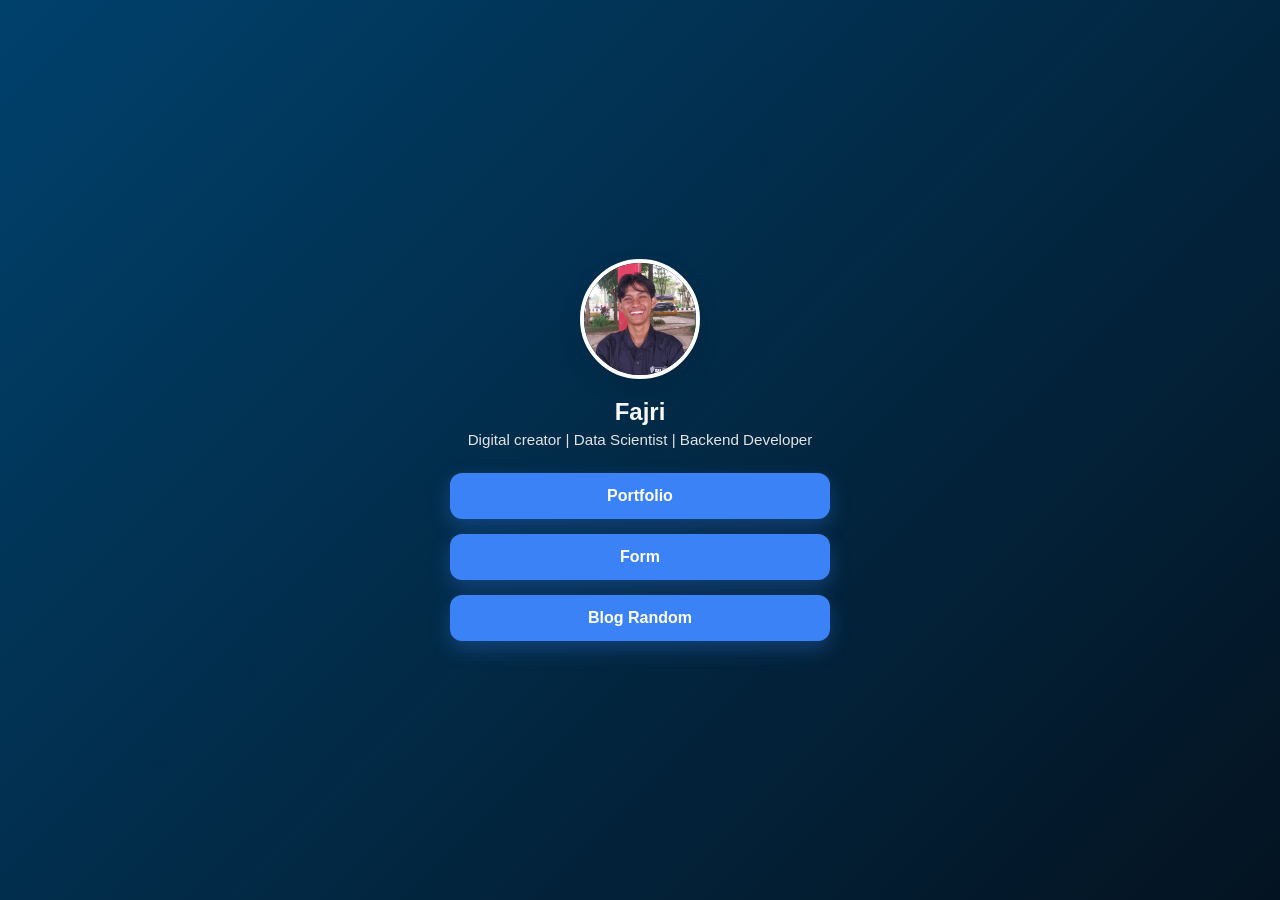
<file: index.html>
<!DOCTYPE html>
<html lang="en">
<head>
  <meta charset="UTF-8">
  <meta name="viewport" content="width=device-width, initial-scale=1.0">
  <title>My Links</title>
  <link rel="stylesheet" href="style.css">
</head>
<body>

  <div class="container">

    <!-- PROFILE SECTION -->
    <div class="profile">
      <img src="Portofolio/Fajri 12.jpg" alt="Profile Image">
      <h1>Fajri</h1>
      <p>Digital creator | Data Scientist | Backend Developer</p>
    </div>

    <!-- BUTTON SECTION -->
    <div class="links">
      <a href="Portofolio/" class="btn">Portfolio</a>
      <a href="Form Get/form.html" class="btn">Form</a>
      <a href="Blog/index.html" class="btn">Blog Random</a>
    </div>

  </div>

</body>
</html>
</file>
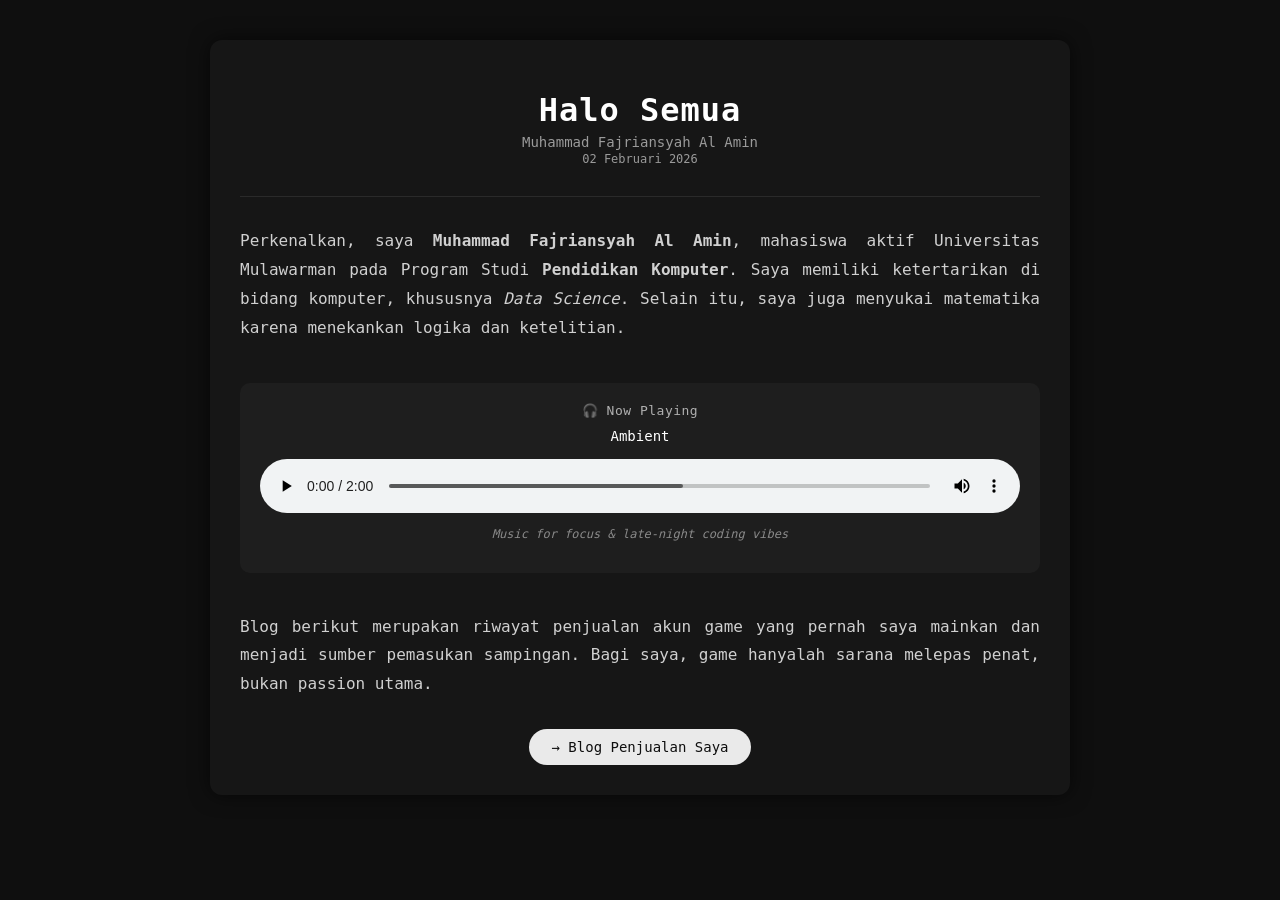
<file: Blog/index.html>
<!DOCTYPE html>
<html lang="id">
<head>
    <meta charset="UTF-8">
    <meta name="viewport" content="width=device-width, initial-scale=1.0">
    <title>My Profile</title>
</head>

<body style="
    background-color:#0f0f0f;
    color:#eaeaea;
    font-family: 'JetBrains Mono', monospace;
    margin:0;
    padding:0;
">

    <!-- Container -->
    <div style="
        max-width:800px;
        margin:40px auto;
        padding:30px;
        background-color:#161616;
        border-radius:12px;
        box-shadow:0 0 20px rgba(0,0,0,0.6);
    ">

        <h1 style="
            text-align:center;
            color:#ffffff;
            letter-spacing:1px;
            margin-bottom:5px;
        ">
            Halo Semua 
        </h1>

        <p style="
            text-align:center;
            color:#9a9a9a;
            font-size:14px;
            margin-top:0;
        ">
            Muhammad Fajriansyah Al Amin<br>
            <span style="font-size:12px;">02 Februari 2026</span>
        </p>

        <hr style="
            border:0;
            height:1px;
            background:#2a2a2a;
            margin:30px 0;
        ">

        <p style="
            line-height:1.8;
            color:#d0d0d0;
            text-align:justify;
        ">
            Perkenalkan, saya <strong>Muhammad Fajriansyah Al Amin</strong>, mahasiswa aktif
            Universitas Mulawarman pada Program Studi <strong>Pendidikan Komputer</strong>.
            Saya memiliki ketertarikan di bidang komputer, khususnya <em>Data Science</em>.
            Selain itu, saya juga menyukai matematika karena menekankan logika dan ketelitian.
        </p>

        <!-- Music Section -->
        <div style="
            margin:40px 0;
            padding:20px;
            background:#1e1e1e;
            border-radius:10px;
            text-align:center;
        ">
            <p style="
                margin:0 0 10px;
                color:#b0b0b0;
                font-size:13px;
                letter-spacing:0.5px;
            ">
                🎧 Now Playing
            </p>

            <p style="
                margin:0 0 15px;
                font-size:14px;
                color:#ffffff;
            ">
                Ambient 
            </p>

            <audio autoplay controls loop style="width:100%;">
                <source src="Asset/Ambient RE4.Mp3" type="audio/mpeg">
            </audio>

            <p style="
                margin-top:10px;
                font-size:12px;
                color:#8a8a8a;
                font-style:italic;
            ">
                Music for focus & late-night coding vibes
            </p>
        </div>

        <p style="
            line-height:1.8;
            color:#d0d0d0;
            text-align:justify;
        ">
            Blog berikut merupakan riwayat penjualan akun game yang pernah saya mainkan
            dan menjadi sumber pemasukan sampingan. Bagi saya, game hanyalah sarana
            melepas penat, bukan passion utama.
        </p>

        <div style="text-align:center; margin-top:30px;">
            <a href="blog.html" style="
                display:inline-block;
                color:#0f0f0f;
                background-color:#eaeaea;
                padding:10px 22px;
                border-radius:20px;
                text-decoration:none;
                font-size:14px;
                transition:0.3s;
            ">
                → Blog Penjualan Saya
            </a>
        </div>

    </div>

</body>
</html>
</file>
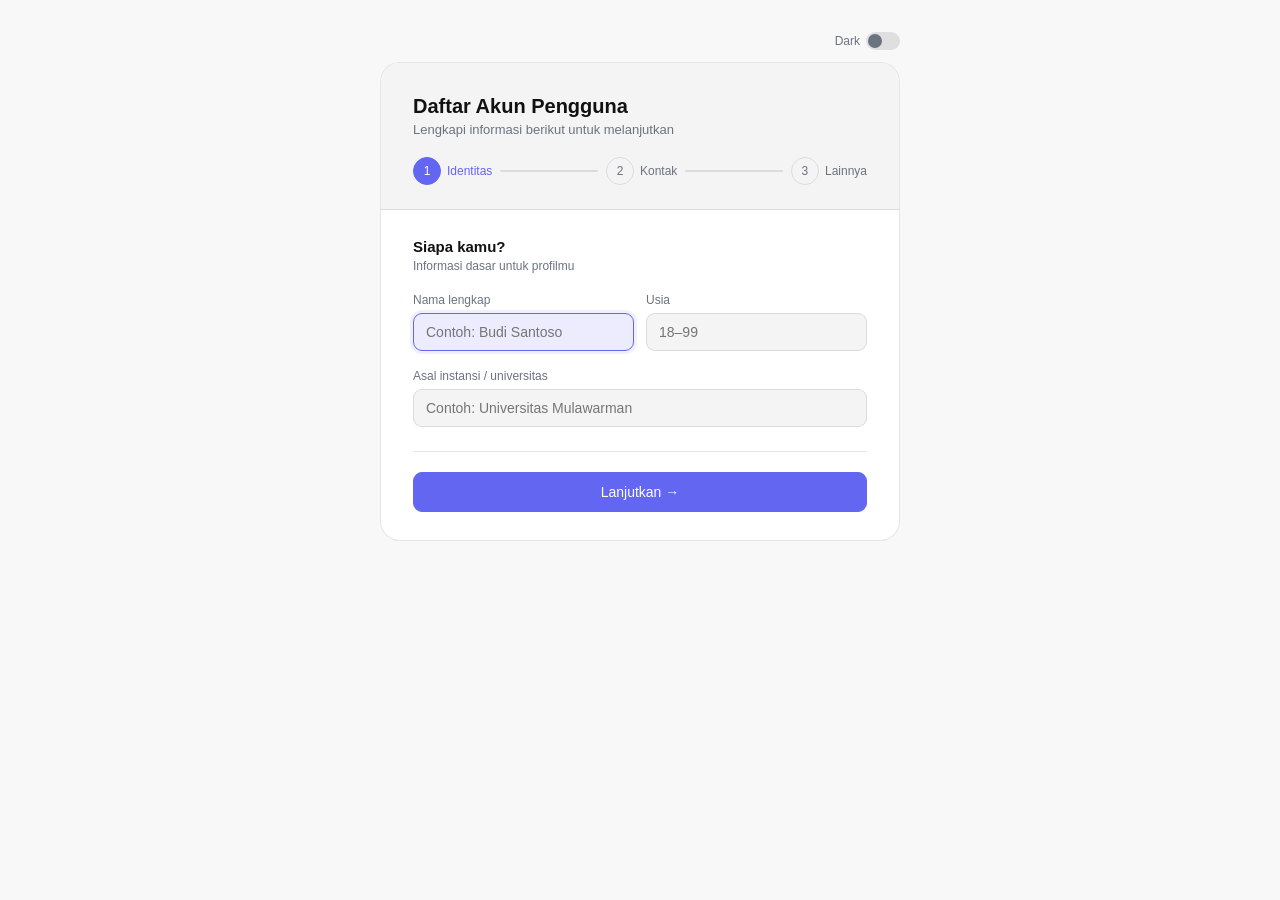
<file: Form Get/form.html>
<!DOCTYPE html>
<html lang="id">
<head>
  <meta charset="UTF-8">
  <meta name="viewport" content="width=device-width, initial-scale=1.0">
  <title>Form Pengguna</title>
  <link rel="stylesheet" href="form.css">
</head>
<body>

<div class="wrap">
 
  <div class="topbar">
    <div class="darkmode-toggle" id="dmToggle">
      <span>Dark</span>
      <div class="dm-track"><div class="dm-thumb"></div></div>
    </div>
  </div>


  <div class="card" id="mainCard">
    <div class="card-head">
      <h1>Daftar Akun Pengguna</h1>
      <p>Lengkapi informasi berikut untuk melanjutkan</p>
      <div class="progress-wrap" id="progressBar">
        <div class="prog-step" onclick="goToStep(0)">
          <div class="prog-dot active" id="d0">1</div>
          <span class="prog-label active" id="l0">Identitas</span>
        </div>
        <div class="prog-line" id="pl0"></div>
        <div class="prog-step" onclick="goToStep(1)">
          <div class="prog-dot" id="d1">2</div>
          <span class="prog-label" id="l1">Kontak</span>
        </div>
        <div class="prog-line" id="pl1"></div>
        <div class="prog-step" onclick="goToStep(2)">
          <div class="prog-dot" id="d2">3</div>
          <span class="prog-label" id="l2">Lainnya</span>
        </div>
      </div>
    </div>

    <div class="card-body">

      <div class="step active" id="step0">
        <div class="step-title">Siapa kamu?</div>
        <div class="step-sub">Informasi dasar untuk profilmu</div>

        <div class="field-row">
          <div class="field" id="f-nama">
            <label for="inp-nama">Nama lengkap</label>
            <input type="text" id="inp-nama" placeholder="Contoh: Budi Santoso"
                   autocomplete="name" autofocus>
            <div class="field-icon check"><!-- check SVG --></div>
            <div class="field-icon x"><!-- x SVG --></div>
            <div class="err-msg" id="e-nama">Nama minimal 2 karakter</div>
          </div>

          <div class="field" id="f-umur">
            <label for="inp-umur">Usia</label>
            <input type="number" id="inp-umur" placeholder="18–99" min="10" max="99">
            <div class="field-icon check"><!-- check SVG --></div>
            <div class="field-icon x"><!-- x SVG --></div>
            <div class="err-msg" id="e-umur">Masukkan usia valid (10–99)</div>
          </div>
        </div>

        <div class="field" id="f-instansi">
          <label for="inp-instansi">Asal instansi / universitas</label>
          <input type="text" id="inp-instansi" placeholder="Contoh: Universitas Mulawarman"
                 autocomplete="organization">
          <div class="field-icon check"><!-- check SVG --></div>
          <div class="field-icon x"><!-- x SVG --></div>
          <div class="err-msg" id="e-instansi">Instansi minimal 3 karakter</div>
        </div>
      </div>

  
      <div class="step" id="step1">
        <div class="step-title">Informasi kontak</div>
        <div class="step-sub">Digunakan untuk komunikasi dan konfirmasi</div>

        <div class="field" id="f-email">
          <label for="inp-email">Alamat email</label>
          <input type="email" id="inp-email" placeholder="kamu@email.com" autocomplete="email">
          <div class="field-icon check"><!-- check SVG --></div>
          <div class="field-icon x"><!-- x SVG --></div>
          <div class="err-msg" id="e-email">Format email tidak valid</div>
        </div>

        <div class="field" id="f-phone">
          <label for="inp-phone">Nomor HP
            <span class="label-opt">(opsional)</span>
          </label>
          <input type="tel" id="inp-phone" placeholder="0812-3456-7890" autocomplete="tel">
          <div class="hint">Format: 08xx-xxxx-xxxx</div>
        </div>
      </div>

      <div class="step" id="step2">
        <div class="step-title">Satu langkah lagi</div>
        <div class="step-sub">Bantu kami untuk terus berkembang</div>

        <div class="field" id="f-role">
          <label for="inp-role">Peran kamu</label>
          <div class="select-wrap">
            <select id="inp-role">
              <option value="">— Pilih peran —</option>
              <option value="mahasiswa">Mahasiswa</option>
              <option value="dosen">Dosen / Pengajar</option>
              <option value="profesional">Profesional</option>
              <option value="lainnya">Lainnya</option>
            </select>
          </div>
          <div class="err-msg" id="e-role">Pilih salah satu peran</div>
        </div>

        <div class="field" id="f-saran">
          <label for="inp-saran">Saran atau masukan
            <span class="label-opt">(opsional)</span>
          </label>
          <textarea id="inp-saran" rows="3"
                    placeholder="Ceritakan pengalamanmu..."
                    maxlength="300"></textarea>
          <div class="char-count" id="cc">0 / 300</div>
        </div>
      </div>

    
      <div class="actions">
        <button class="btn btn-back" id="btnBack"
                style="display:none" onclick="prevStep()">← Kembali</button>
        <button class="btn btn-next" id="btnNext" onclick="nextStep()">
          <span class="btn-text" id="btnText">Lanjutkan →</span>
          <span class="btn-loader">
            <div class="loader-ring"></div>
          </span>
        </button>
      </div>

      <div class="autosave-badge" id="saveBadge" style="display:none">
        <div class="autosave-dot"></div> Data tersimpan otomatis
      </div>
    </div>
  </div>


  <div class="card success-screen" id="successScreen">
    <div class="success-icon"><!-- checkmark SVG --></div>
    <h2>Pendaftaran berhasil!</h2>
    <p>Terima kasih, <strong id="successName"></strong>.
       Data kamu telah kami terima. Cek emailmu untuk konfirmasi.</p>
    <div class="success-meta">
      <span id="s-instansi"></span>
      <span id="s-email"></span>
    </div>
    <button class="btn-restart" onclick="restartForm()">Isi ulang form</button>
  </div>
</div>

<script src="form.js"></script>
</body>
</html>
</file>
<file: style.css>
:root {
  --primary: #3b82f6;
  --primary-dark: #2563eb;
  --bg-gradient: linear-gradient(135deg, #00416c, #041321);
  --text-dark: #f7f7f7;
  --text-light: #e3e3e3;
  --white: #ffffff;
}


* {
  margin: 0;
  padding: 0;
  box-sizing: border-box;
  font-family: 'Segoe UI', sans-serif;
}

body {
  height: 100vh;
  background: var(--bg-gradient);
  display: flex;
  justify-content: center;
  align-items: center;
}


.container {
  width: 90%;
  max-width: 420px;
  text-align: center;
  padding: 20px;
}



.profile img {
  width: 120px;
  height: 120px;
  border-radius: 50%;
  object-fit: cover;
  border: 4px solid var(--white);
  box-shadow: 0 10px 25px rgba(0, 0, 0, 0.1);
  margin-bottom: 15px;
}

.profile h1 {
  font-size: 1.5rem;
  color: var(--text-dark);
  margin-bottom: 5px;
}

.profile p {
  font-size: 0.95rem;
  color: var(--text-light);
  margin-bottom: 25px;
}


.links {
  display: flex;
  flex-direction: column;
  gap: 15px;
}

.btn {
  display: block;
  width: 100%;
  padding: 14px;
  background: var(--primary);
  color: var(--white);
  text-decoration: none;
  border-radius: 12px;
  font-weight: 600;

 
  box-shadow: 0 8px 20px rgba(59, 130, 246, 0.3);
  transition: all 0.3s ease;
}


.btn:hover {
  background: var(--primary-dark);
  transform: scale(1.05);
  box-shadow: 0 12px 25px rgba(37, 99, 235, 0.4);
}


@media (max-width: 480px) {
  .profile h1 {
    font-size: 1.3rem;
  }

  .btn {
    padding: 12px;
  }
}
</file>
<file: Form Get/form.css>
*, *::before, *::after { box-sizing: border-box; margin: 0; padding: 0; }

:root {
  --accent: #6366f1;
  --accent-light: rgba(99, 102, 241, 0.12);
  --accent-hover: #4f46e5;
  --success: #10b981;
  --success-light: rgba(16, 185, 129, 0.12);
  --error: #ef4444;
  --error-light: rgba(239, 68, 68, 0.1);
  --warn: #f59e0b;
  --radius: 14px;
  --radius-sm: 9px;
  --transition: 0.22s cubic-bezier(0.4, 0, 0.2, 1);
  --bg: #f8f8f8;
  --surface: #ffffff;
  --surface-2: #f4f4f5;
  --border: rgba(0, 0, 0, 0.1);
  --text: #111;
  --text-muted: #6b7280;
}


body.dark {
  --bg: #0f0f11;
  --surface: #1c1c21;
  --surface-2: #26262d;
  --border: rgba(255, 255, 255, 0.08);
  --text: #f0f0f4;
  --text-muted: #9ca3af;
}

body {
  background: var(--bg);
  font-family: -apple-system, BlinkMacSystemFont, 'Segoe UI', sans-serif;
  color: var(--text);
  transition: background var(--transition), color var(--transition);
}


.wrap {
  min-height: 100vh;
  display: flex;
  flex-direction: column;
  align-items: center;
  justify-content: flex-start;
  padding: 2rem 1rem 3rem;
}

.topbar {
  width: 100%;
  max-width: 520px;
  display: flex;
  justify-content: flex-end;
  margin-bottom: 0.75rem;
}

.card {
  width: 100%;
  max-width: 520px;
  background: var(--surface);
  border: 0.5px solid var(--border);
  border-radius: 20px;
  overflow: hidden;
}

.card-head {
  padding: 2rem 2rem 1.5rem;
  border-bottom: 0.5px solid var(--border);
  background: var(--surface-2);
}

.card-head h1 {
  font-size: 20px;
  font-weight: 600;
  color: var(--text);
  margin-bottom: 4px;
}

.card-head p {
  font-size: 13px;
  color: var(--text-muted);
}

.progress-wrap {
  display: flex;
  gap: 8px;
  margin-top: 1.25rem;
  align-items: center;
}

.prog-step { display: flex; align-items: center; gap: 6px; cursor: pointer; }

.prog-dot {
  width: 28px; height: 28px;
  border-radius: 50%;
  border: 1.5px solid var(--border);
  display: flex; align-items: center; justify-content: center;
  font-size: 12px; font-weight: 500;
  color: var(--text-muted);
  transition: var(--transition);
  flex-shrink: 0;
}
.prog-dot.active { background: var(--accent); border-color: var(--accent); color: #fff; }
.prog-dot.done   { background: var(--success); border-color: var(--success); color: #fff; }

.prog-label { font-size: 12px; color: var(--text-muted); transition: var(--transition); }
.prog-label.active { color: var(--accent); font-weight: 500; }

.prog-line {
  flex: 1; height: 1.5px;
  background: var(--border);
  border-radius: 2px;
  transition: var(--transition);
}
.prog-line.done { background: var(--success); }

.card-body { padding: 1.75rem 2rem; }
.step { display: none; animation: stepIn 0.28s ease both; }
.step.active { display: block; }

@keyframes stepIn {
  from { opacity: 0; transform: translateX(14px); }
  to   { opacity: 1; transform: translateX(0); }
}

.step-title { font-size: 15px; font-weight: 600; color: var(--text); margin-bottom: 0.25rem; }
.step-sub   { font-size: 12px; color: var(--text-muted); margin-bottom: 1.25rem; }


.field { position: relative; margin-bottom: 1.1rem; }

.field label {
  display: block;
  font-size: 12px; font-weight: 500;
  color: var(--text-muted);
  margin-bottom: 6px;
  transition: var(--transition);
}
.field label.focused { color: var(--accent); }
.label-opt { color: var(--text-muted); font-weight: 400; }


.field input,
.field textarea,
.field select {
  width: 100%;
  padding: 10px 40px 10px 12px;
  font-size: 14px;
  background: var(--surface-2);
  border: 1.5px solid var(--border);
  border-radius: var(--radius-sm);
  color: var(--text);
  font-family: inherit;
  outline: none;
  transition: var(--transition);
}

.field textarea  { resize: none; padding-right: 12px; line-height: 1.6; }
.field select    { appearance: none; cursor: pointer; padding-right: 36px; }

.field input:focus,
.field textarea:focus,
.field select:focus {
  border-color: var(--accent);
  background: var(--accent-light);
  box-shadow: 0 0 0 3px rgba(99, 102, 241, 0.1);
}

/* ===== VALIDATION STATES ===== */
.field.valid input,
.field.valid textarea,
.field.valid select { border-color: var(--success); }
.field.valid label  { color: var(--success); }

.field.error input,
.field.error textarea,
.field.error select  { border-color: var(--error); background: var(--error-light); }
.field.error label   { color: var(--error); }

@keyframes shake {
  0%, 100% { transform: translateX(0); }
  20%       { transform: translateX(-6px); }
  40%       { transform: translateX(6px); }
  60%       { transform: translateX(-4px); }
  80%       { transform: translateX(4px); }
}
.field.shake { animation: shake 0.35s ease; }

.field-icon {
  position: absolute;
  right: 11px; bottom: 11px;
  width: 18px; height: 18px;
  display: none;
  align-items: center; justify-content: center;
  pointer-events: none;
}
.field.valid .field-icon.check,
.field.error .field-icon.x { display: flex; }


.err-msg {
  font-size: 11px; color: var(--error);
  margin-top: 4px; padding-left: 2px;
  display: none;
}
.field.error .err-msg { display: block; }

.hint { font-size: 11px; color: var(--text-muted); margin-top: 4px; padding-left: 2px; }

.char-count { font-size: 11px; color: var(--text-muted); margin-top: 4px; text-align: right; }
.char-count.warn { color: var(--warn); }


.select-wrap { position: relative; }
.select-wrap::after {
  content: '';
  position: absolute; right: 12px; top: 50%;
  transform: translateY(-50%);
  width: 0; height: 0;
  border-left: 4px solid transparent;
  border-right: 4px solid transparent;
  border-top: 5px solid var(--text-muted);
  pointer-events: none;
}


.field-row { display: grid; grid-template-columns: 1fr 1fr; gap: 12px; }

.actions {
  display: flex; gap: 10px;
  margin-top: 1.5rem; padding-top: 1.25rem;
  border-top: 0.5px solid var(--border);
}

.btn {
  flex: 1; padding: 11px 20px;
  border-radius: var(--radius-sm);
  font-size: 14px; font-weight: 500;
  cursor: pointer;
  transition: var(--transition);
  border: 1.5px solid;
  font-family: inherit;
}

.btn-back {
  background: transparent;
  border-color: var(--border);
  color: var(--text-muted);
}
.btn-back:hover {
  border-color: var(--text-muted);
  color: var(--text);
}

.btn-next {
  background: var(--accent);
  border-color: var(--accent);
  color: #fff;
  position: relative;
  overflow: hidden;
}
.btn-next:hover  { background: var(--accent-hover); border-color: var(--accent-hover); }
.btn-next:active { transform: scale(0.98); }
.btn-next.loading { pointer-events: none; opacity: 0.85; }

.btn-next .btn-text,
.btn-next .btn-loader { transition: var(--transition); }
.btn-next.loading .btn-text { opacity: 0; }

.btn-next .btn-loader {
  position: absolute;
  left: 50%; top: 50%;
  transform: translate(-50%, -50%);
  display: none;
}
.btn-next.loading .btn-loader { display: block; }

.loader-ring {
  width: 18px; height: 18px;
  border: 2px solid rgba(255,255,255,0.3);
  border-top-color: #fff;
  border-radius: 50%;
  animation: spin 0.7s linear infinite;
}
@keyframes spin { to { transform: rotate(360deg); } }


.autosave-badge {
  display: inline-flex;
  align-items: center; gap: 5px;
  font-size: 11px; color: var(--text-muted);
  margin-top: 0.75rem;
}
.autosave-dot { width: 6px; height: 6px; border-radius: 50%; background: var(--success); }


.success-screen {
  display: none;
  flex-direction: column;
  align-items: center;
  text-align: center;
  padding: 2.5rem 2rem; gap: 0.75rem;
  animation: stepIn 0.4s ease both;
}
.success-screen.show { display: flex; }

.success-icon {
  width: 60px; height: 60px;
  border-radius: 50%;
  background: var(--success-light);
  border: 2px solid var(--success);
  display: flex; align-items: center; justify-content: center;
  margin-bottom: 0.5rem;
  animation: popIn 0.4s cubic-bezier(0.175, 0.885, 0.32, 1.275) both;
}
@keyframes popIn {
  from { transform: scale(0.5); opacity: 0; }
  to   { transform: scale(1);   opacity: 1; }
}

.success-screen h2 { font-size: 18px; font-weight: 600; color: var(--text); }
.success-screen p  { font-size: 13px; color: var(--text-muted); max-width: 280px; line-height: 1.6; }

.success-meta { display: flex; gap: 8px; flex-wrap: wrap; justify-content: center; margin-top: 0.5rem; }
.success-meta span {
  padding: 8px 14px;
  background: var(--surface-2);
  border-radius: var(--radius-sm);
  font-size: 12px; color: var(--text-muted);
}

.btn-restart {
  margin-top: 1rem; padding: 10px 28px;
  border-radius: var(--radius-sm);
  background: var(--accent); color: #fff;
  border: none; font-size: 14px; font-weight: 500;
  cursor: pointer; font-family: inherit;
  transition: var(--transition);
}
.btn-restart:hover { background: var(--accent-hover); }


.darkmode-toggle {
  display: flex; align-items: center; gap: 6px;
  cursor: pointer; font-size: 12px;
  color: var(--text-muted); user-select: none;
}
.dm-track {
  width: 34px; height: 18px;
  border-radius: 9px;
  background: var(--border);
  position: relative;
  transition: var(--transition);
}
.dm-thumb {
  width: 14px; height: 14px;
  border-radius: 50%;
  background: var(--text-muted);
  position: absolute; top: 2px; left: 2px;
  transition: var(--transition);
}
body.dark .dm-track  { background: var(--accent); }
body.dark .dm-thumb  { left: 18px; background: #fff; }

@media (max-width: 480px) {
  .card-body  { padding: 1.25rem; }
  .card-head  { padding: 1.5rem 1.25rem 1.25rem; }
  .field-row  { grid-template-columns: 1fr; }
}

body.dark .field select {
  background: var(--surface-2);
  color: var(--text);
}


body.dark .field select option {
  background: #1c1c21; /* gelap */
  color: #f0f0f4;      /* terang */
}
</file>
